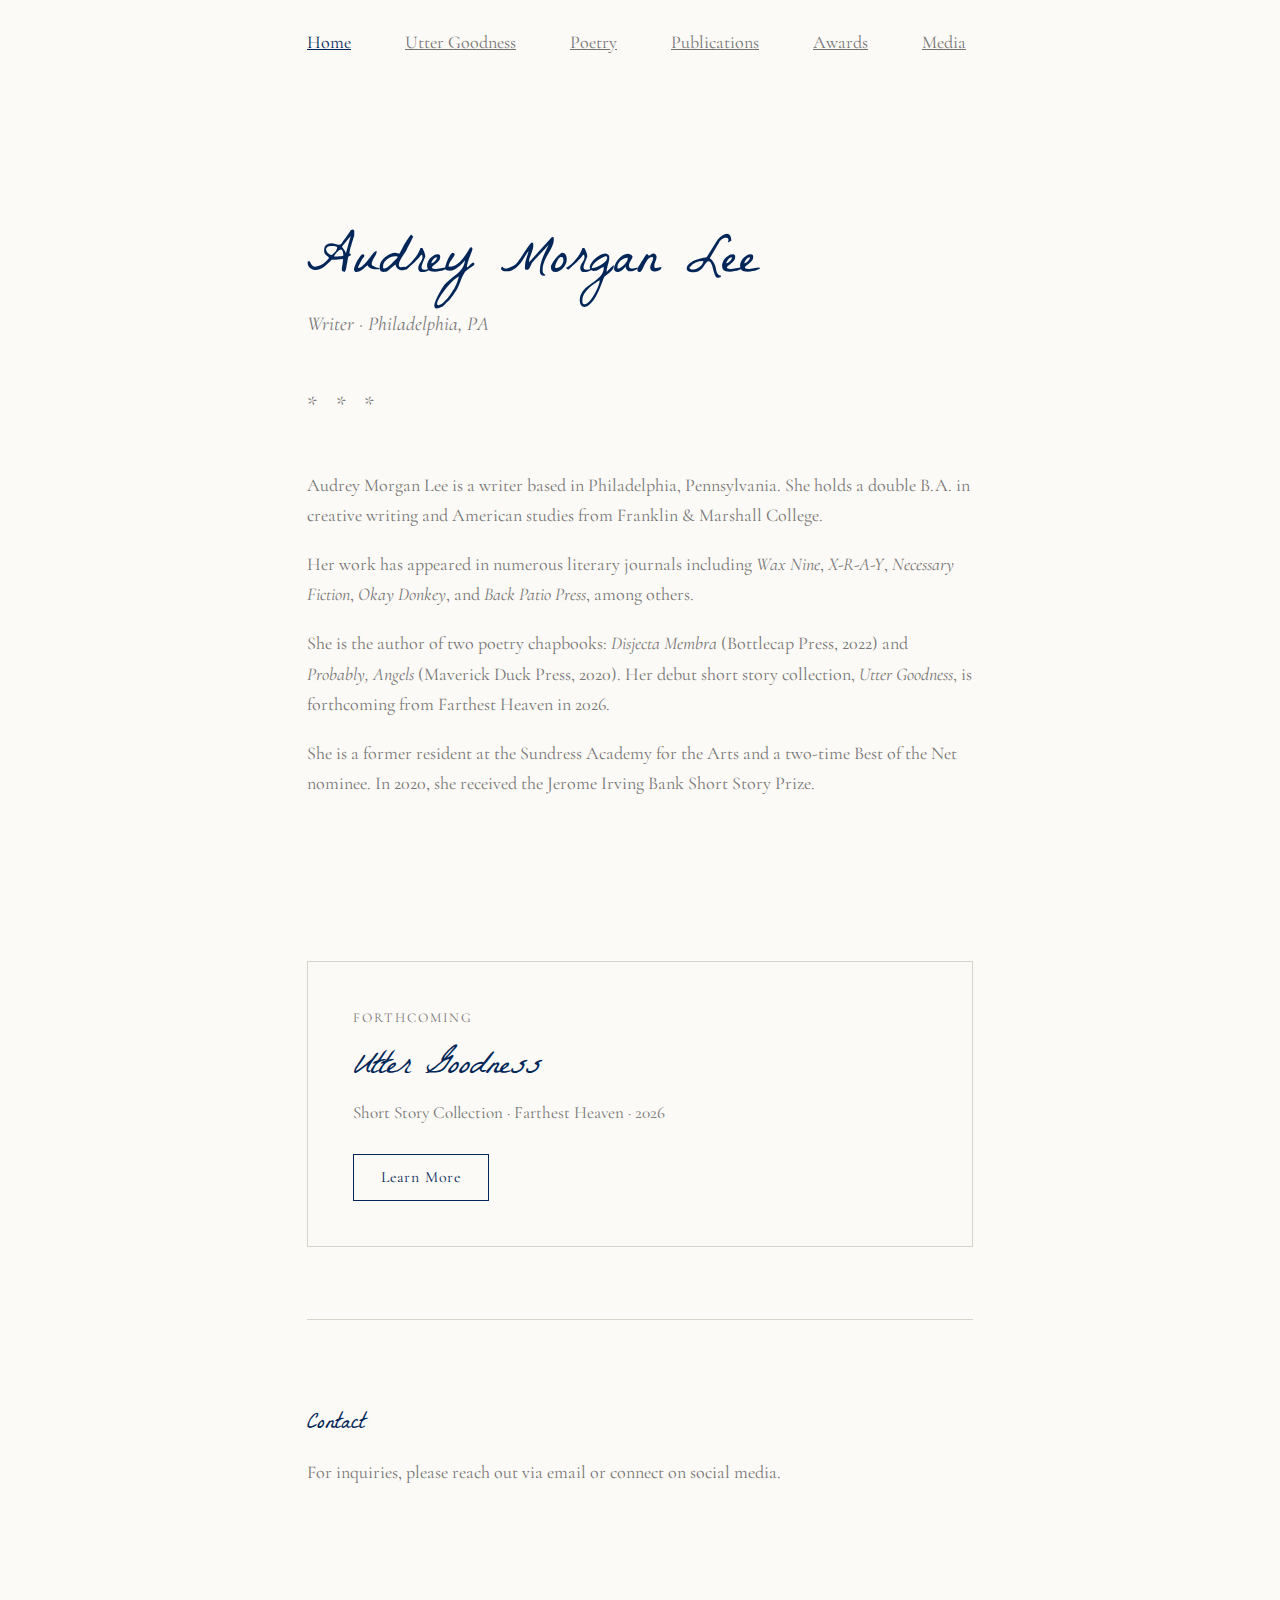
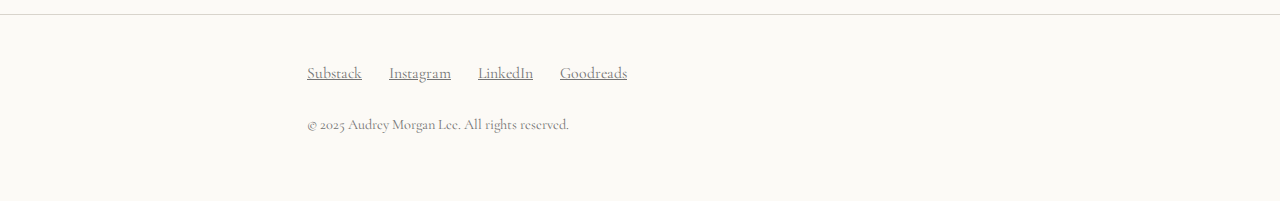
<file: index.html>
<!DOCTYPE html>
<html lang="en">
<head>
  <meta charset="UTF-8">
  <meta name="viewport" content="width=device-width, initial-scale=1.0">
  <meta name="description" content="Audrey Morgan Lee is a writer based in Philadelphia, Pennsylvania. Author of Utter Goodness (Farthest Heaven, 2026).">
  <meta name="author" content="Audrey Morgan Lee">

  <!-- Open Graph -->
  <meta property="og:title" content="Audrey Morgan Lee">
  <meta property="og:description" content="Writer based in Philadelphia, Pennsylvania">
  <meta property="og:type" content="website">
  <meta property="og:url" content="https://audreymorganlee.com/">

  <title>Audrey Morgan Lee</title>

  <!-- Fonts -->
  <link rel="preconnect" href="https://fonts.googleapis.com">
  <link rel="preconnect" href="https://fonts.gstatic.com" crossorigin>
  <link href="https://fonts.googleapis.com/css2?family=Cormorant+Garamond:ital,wght@0,400;0,500;0,600;1,400;1,500&family=La+Belle+Aurore&display=swap" rel="stylesheet">

  <link rel="stylesheet" href="styles.css">
</head>
<body>
  <header>
    <div class="container header-inner">
      <div class="site-title">
        <a href="index.html">Audrey Morgan Lee</a>
      </div>
      <nav>
        <ul>
          <li><a href="index.html" class="active">Home</a></li>
          <li><span class="nav-separator">/</span></li>
          <li><a href="utter-goodness.html">Utter Goodness</a></li>
          <li><span class="nav-separator">/</span></li>
          <li><a href="poetry.html">Poetry</a></li>
          <li><span class="nav-separator">/</span></li>
          <li><a href="publications.html">Publications</a></li>
          <li><span class="nav-separator">/</span></li>
          <li><a href="awards.html">Awards</a></li>
          <li><span class="nav-separator">/</span></li>
          <li><a href="media.html">Media</a></li>
        </ul>
      </nav>
    </div>
  </header>

  <main>
    <div class="container">
      <section class="hero">
        <h1>Audrey Morgan Lee</h1>
        <p class="hero-tagline">Writer &middot; Philadelphia, PA</p>

        <div class="ornament">* * *</div>

        <div class="bio">
          <p>Audrey Morgan Lee is a writer based in Philadelphia, Pennsylvania. She holds a double B.A. in creative writing and American studies from Franklin & Marshall College.</p>

          <p>Her work has appeared in numerous literary journals including <em>Wax Nine</em>, <em>X-R-A-Y</em>, <em>Necessary Fiction</em>, <em>Okay Donkey</em>, and <em>Back Patio Press</em>, among others.</p>

          <p>She is the author of two poetry chapbooks: <em>Disjecta Membra</em> (Bottlecap Press, 2022) and <em>Probably, Angels</em> (Maverick Duck Press, 2020). Her debut short story collection, <em>Utter Goodness</em>, is forthcoming from Farthest Heaven in 2026.</p>

          <p>She is a former resident at the Sundress Academy for the Arts and a two-time Best of the Net nominee. In 2020, she received the Jerome Irving Bank Short Story Prize.</p>
        </div>
      </section>

      <section class="featured">
        <p class="featured-label">Forthcoming</p>
        <h2>Utter Goodness</h2>
        <p class="featured-meta">Short Story Collection &middot; Farthest Heaven &middot; 2026</p>
        <div style="margin-top: var(--space-md);">
          <a href="utter-goodness.html" class="btn">Learn More</a>
        </div>
      </section>

      <section class="contact-section">
        <h2>Contact</h2>
        <p>For inquiries, please reach out via email or connect on social media.</p>
      </section>
    </div>
  </main>

  <footer>
    <div class="container footer-content">
      <div class="social-links">
        <a href="https://substack.com/@audreymorganlee" target="_blank" rel="noopener">Substack</a>
        <a href="https://instagram.com/eternallyonline" target="_blank" rel="noopener">Instagram</a>
        <a href="https://linkedin.com/in/audreymorganlee" target="_blank" rel="noopener">LinkedIn</a>
        <a href="https://goodreads.com/audreymorganlee" target="_blank" rel="noopener">Goodreads</a>
      </div>
      <p class="footer-divider">* * *</p>
      <p class="copyright">&copy; 2025 Audrey Morgan Lee. All rights reserved.</p>
    </div>
  </footer>
</body>
</html>
</file>
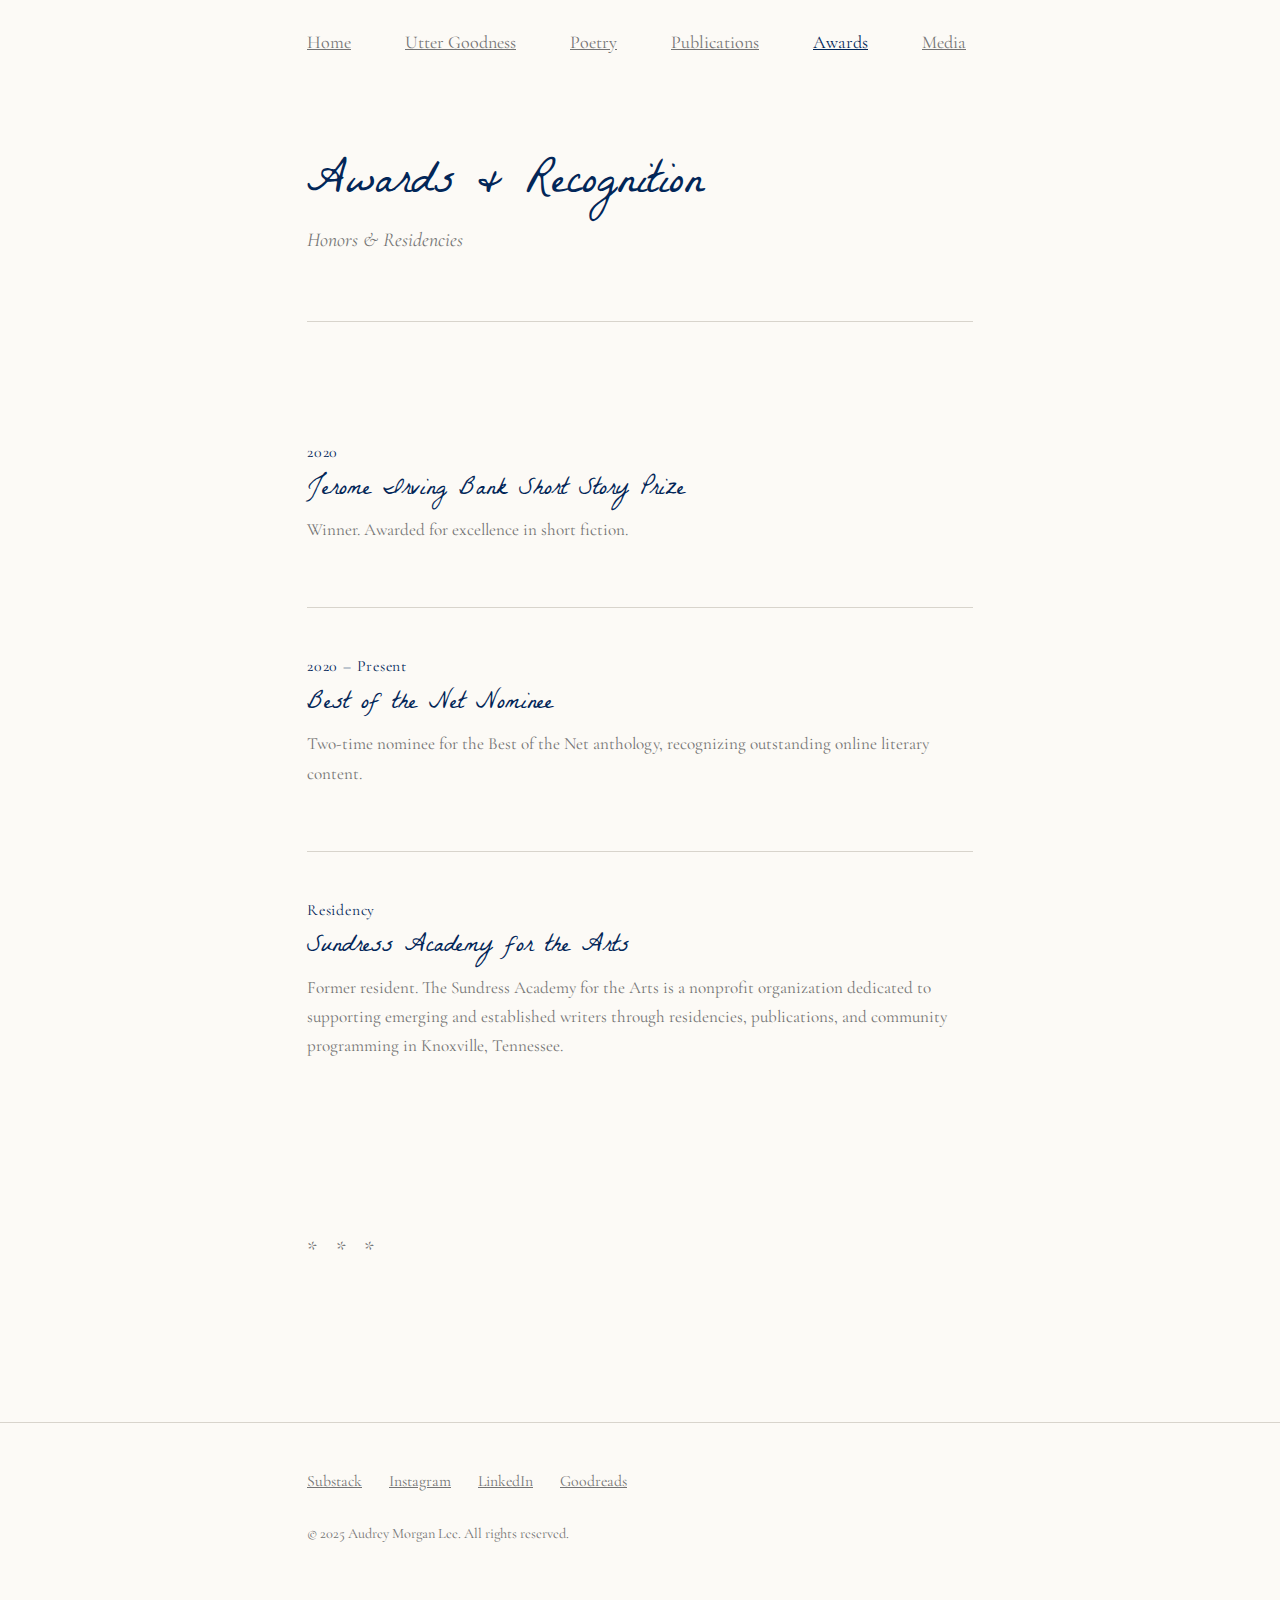
<file: awards.html>
<!DOCTYPE html>
<html lang="en">
<head>
  <meta charset="UTF-8">
  <meta name="viewport" content="width=device-width, initial-scale=1.0">
  <meta name="description" content="Awards and recognition received by Audrey Morgan Lee, including the Jerome Irving Bank Short Story Prize.">
  <meta name="author" content="Audrey Morgan Lee">

  <!-- Open Graph -->
  <meta property="og:title" content="Awards &ndash; Audrey Morgan Lee">
  <meta property="og:description" content="Literary awards and recognition">
  <meta property="og:type" content="website">
  <meta property="og:url" content="https://audreymorganlee.com/awards.html">

  <title>Awards &ndash; Audrey Morgan Lee</title>

  <!-- Fonts -->
  <link rel="preconnect" href="https://fonts.googleapis.com">
  <link rel="preconnect" href="https://fonts.gstatic.com" crossorigin>
  <link href="https://fonts.googleapis.com/css2?family=Cormorant+Garamond:ital,wght@0,400;0,500;0,600;1,400;1,500&family=La+Belle+Aurore&display=swap" rel="stylesheet">

  <link rel="stylesheet" href="styles.css">
</head>
<body>
  <header>
    <div class="container header-inner">
      <div class="site-title">
        <a href="index.html">Audrey Morgan Lee</a>
      </div>
      <nav>
        <ul>
          <li><a href="index.html">Home</a></li>
          <li><span class="nav-separator">/</span></li>
          <li><a href="utter-goodness.html">Utter Goodness</a></li>
          <li><span class="nav-separator">/</span></li>
          <li><a href="poetry.html">Poetry</a></li>
          <li><span class="nav-separator">/</span></li>
          <li><a href="publications.html">Publications</a></li>
          <li><span class="nav-separator">/</span></li>
          <li><a href="awards.html" class="active">Awards</a></li>
          <li><span class="nav-separator">/</span></li>
          <li><a href="media.html">Media</a></li>
        </ul>
      </nav>
    </div>
  </header>

  <main>
    <div class="container">
      <div class="page-header">
        <h1>Awards & Recognition</h1>
        <p class="page-subtitle">Honors & Residencies</p>
      </div>

      <ul class="awards-list">

        <li class="award-item">
          <p class="award-year">2020</p>
          <h3 class="award-title">Jerome Irving Bank Short Story Prize</h3>
          <p class="award-description">Winner. Awarded for excellence in short fiction.</p>
        </li>

        <li class="award-item">
          <p class="award-year">2020 &ndash; Present</p>
          <h3 class="award-title">Best of the Net Nominee</h3>
          <p class="award-description">Two-time nominee for the Best of the Net anthology, recognizing outstanding online literary content.</p>
        </li>

        <li class="award-item">
          <p class="award-year">Residency</p>
          <h3 class="award-title">Sundress Academy for the Arts</h3>
          <p class="award-description">Former resident. The Sundress Academy for the Arts is a nonprofit organization dedicated to supporting emerging and established writers through residencies, publications, and community programming in Knoxville, Tennessee.</p>
        </li>

      </ul>

      <div class="ornament" style="margin-top: var(--space-xxl);">* * *</div>

    </div>
  </main>

  <footer>
    <div class="container footer-content">
      <div class="social-links">
        <a href="https://substack.com/@audreymorganlee" target="_blank" rel="noopener">Substack</a>
        <a href="https://instagram.com/eternallyonline" target="_blank" rel="noopener">Instagram</a>
        <a href="https://linkedin.com/in/audreymorganlee" target="_blank" rel="noopener">LinkedIn</a>
        <a href="https://goodreads.com/audreymorganlee" target="_blank" rel="noopener">Goodreads</a>
      </div>
      <p class="footer-divider">* * *</p>
      <p class="copyright">&copy; 2025 Audrey Morgan Lee. All rights reserved.</p>
    </div>
  </footer>
</body>
</html>
</file>
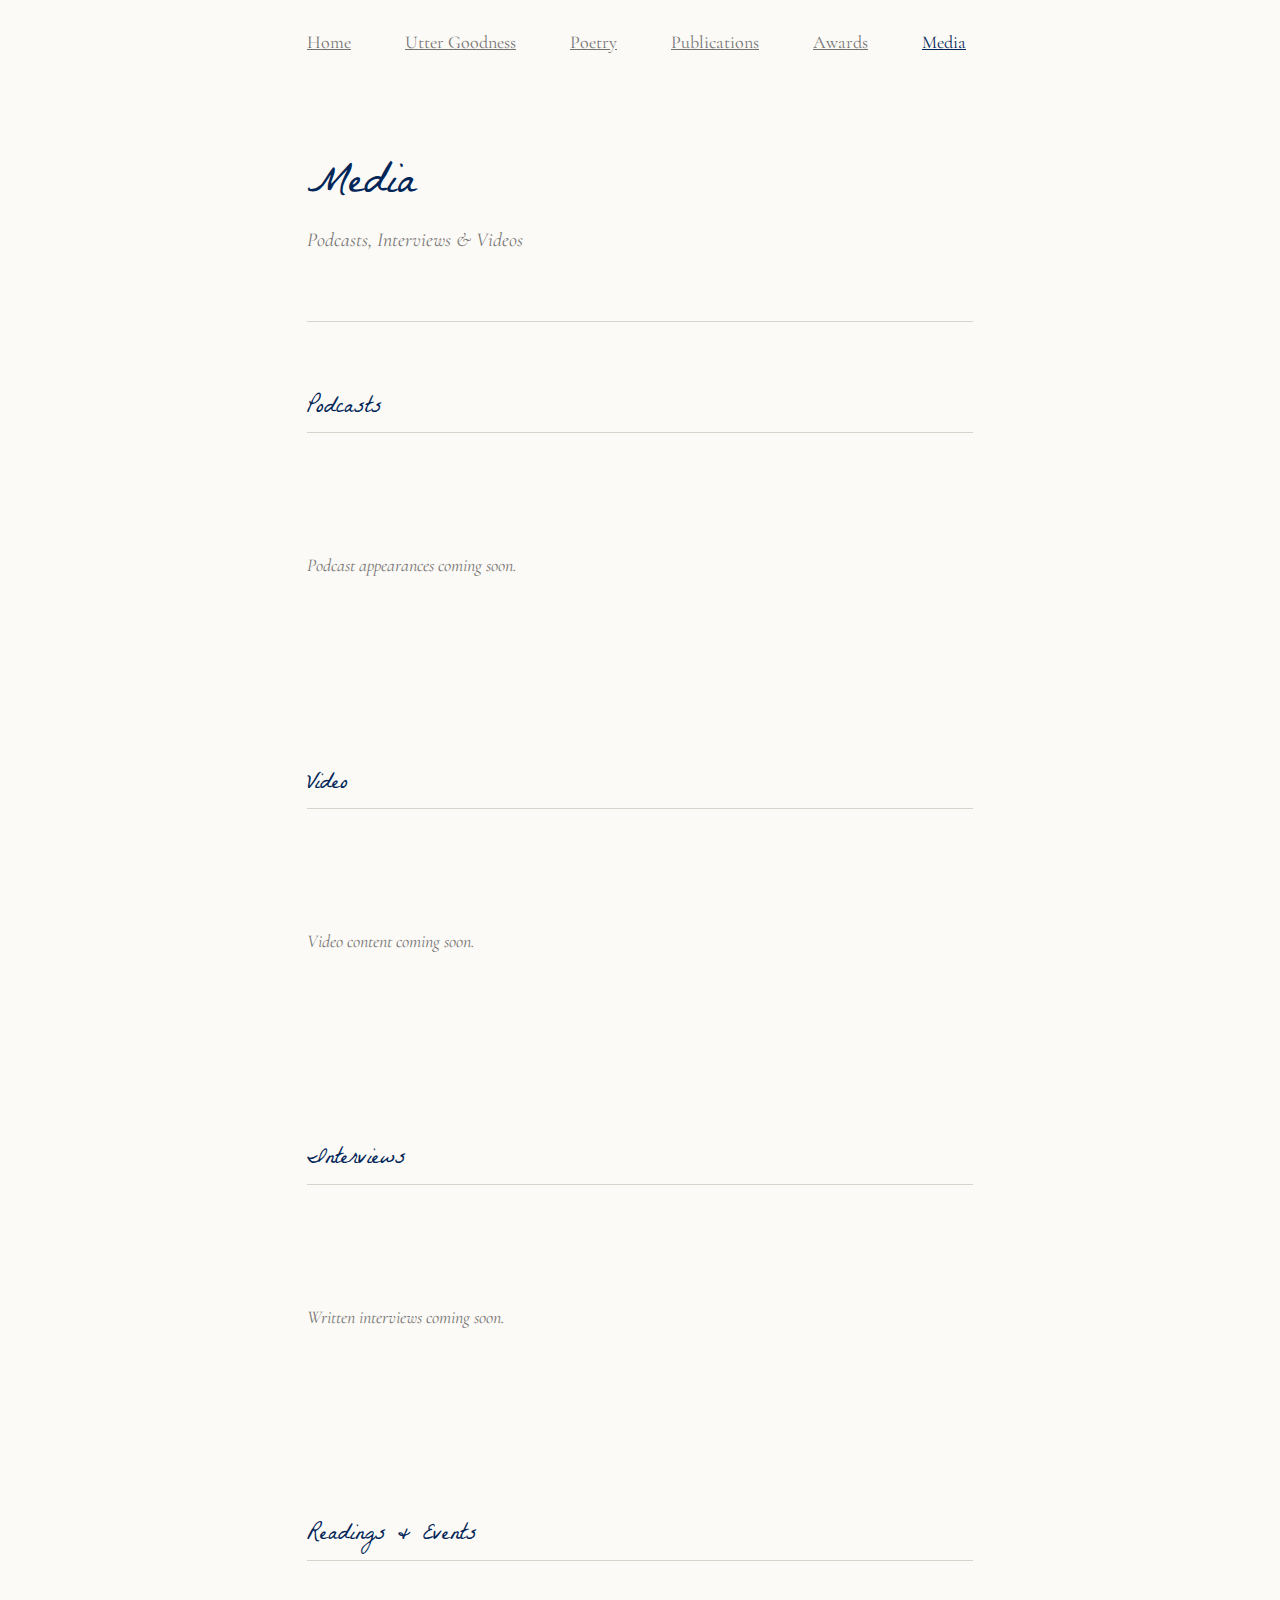
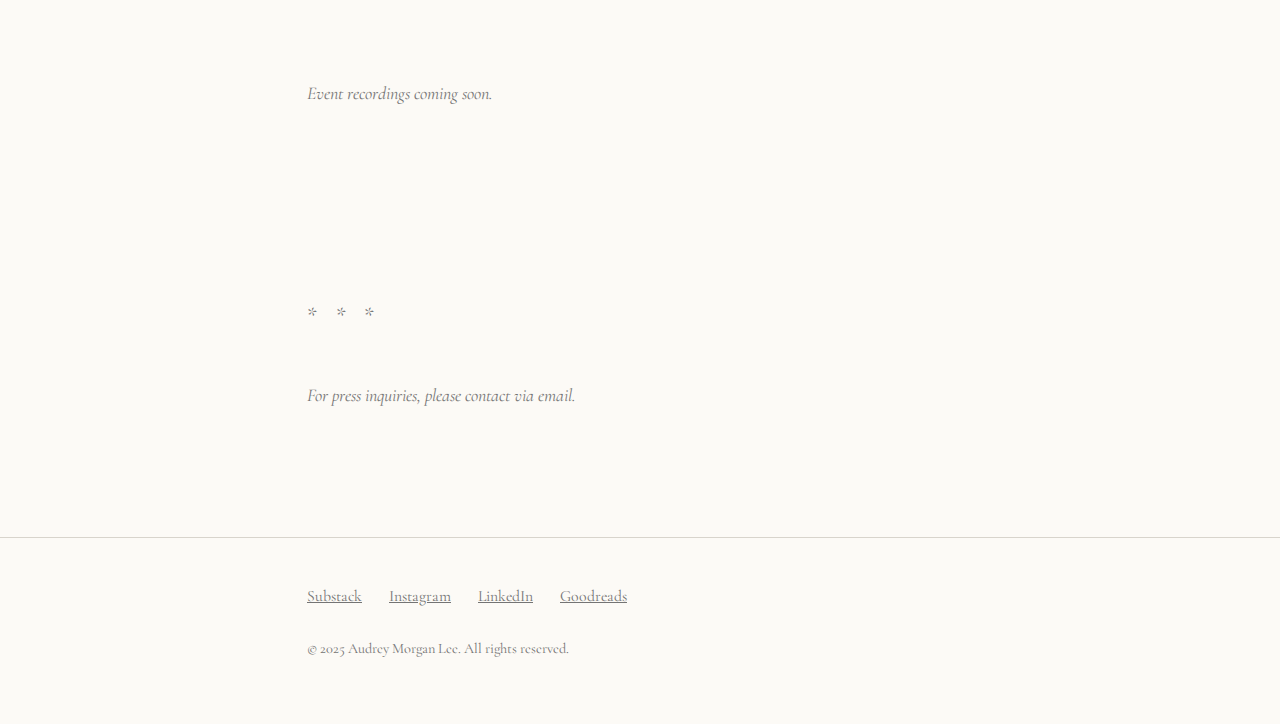
<file: media.html>
<!DOCTYPE html>
<html lang="en">
<head>
  <meta charset="UTF-8">
  <meta name="viewport" content="width=device-width, initial-scale=1.0">
  <meta name="description" content="Podcast appearances, video interviews, and media features with Audrey Morgan Lee.">
  <meta name="author" content="Audrey Morgan Lee">

  <!-- Open Graph -->
  <meta property="og:title" content="Media &ndash; Audrey Morgan Lee">
  <meta property="og:description" content="Podcasts, interviews, and media appearances">
  <meta property="og:type" content="website">
  <meta property="og:url" content="https://audreymorganlee.com/media.html">

  <title>Media &ndash; Audrey Morgan Lee</title>

  <!-- Fonts -->
  <link rel="preconnect" href="https://fonts.googleapis.com">
  <link rel="preconnect" href="https://fonts.gstatic.com" crossorigin>
  <link href="https://fonts.googleapis.com/css2?family=Cormorant+Garamond:ital,wght@0,400;0,500;0,600;1,400;1,500&family=La+Belle+Aurore&display=swap" rel="stylesheet">

  <link rel="stylesheet" href="styles.css">
</head>
<body>
  <header>
    <div class="container header-inner">
      <div class="site-title">
        <a href="index.html">Audrey Morgan Lee</a>
      </div>
      <nav>
        <ul>
          <li><a href="index.html">Home</a></li>
          <li><span class="nav-separator">/</span></li>
          <li><a href="utter-goodness.html">Utter Goodness</a></li>
          <li><span class="nav-separator">/</span></li>
          <li><a href="poetry.html">Poetry</a></li>
          <li><span class="nav-separator">/</span></li>
          <li><a href="publications.html">Publications</a></li>
          <li><span class="nav-separator">/</span></li>
          <li><a href="awards.html">Awards</a></li>
          <li><span class="nav-separator">/</span></li>
          <li><a href="media.html" class="active">Media</a></li>
        </ul>
      </nav>
    </div>
  </header>

  <main>
    <div class="container">
      <div class="page-header">
        <h1>Media</h1>
        <p class="page-subtitle">Podcasts, Interviews & Videos</p>
      </div>

      <section class="media-section">
        <h2>Podcasts</h2>
        <ul class="media-list">
          <li class="media-item">
            <p class="empty-state">Podcast appearances coming soon.</p>
          </li>
        </ul>
      </section>

      <section class="media-section">
        <h2>Video</h2>
        <ul class="media-list">
          <li class="media-item">
            <p class="empty-state">Video content coming soon.</p>
          </li>
        </ul>
      </section>

      <section class="media-section">
        <h2>Interviews</h2>
        <ul class="media-list">
          <li class="media-item">
            <p class="empty-state">Written interviews coming soon.</p>
          </li>
        </ul>
      </section>

      <section class="media-section">
        <h2>Readings & Events</h2>
        <ul class="media-list">
          <li class="media-item">
            <p class="empty-state">Event recordings coming soon.</p>
          </li>
        </ul>
      </section>

      <div class="ornament" style="margin-top: var(--space-xl);">* * *</div>

      <p style="color: var(--color-body); font-style: italic; margin-top: var(--space-lg);">
        For press inquiries, please <a href="mailto:contact@audreymorganlee.com">contact via email</a>.
      </p>

    </div>
  </main>

  <footer>
    <div class="container footer-content">
      <div class="social-links">
        <a href="https://substack.com/@audreymorganlee" target="_blank" rel="noopener">Substack</a>
        <a href="https://instagram.com/eternallyonline" target="_blank" rel="noopener">Instagram</a>
        <a href="https://linkedin.com/in/audreymorganlee" target="_blank" rel="noopener">LinkedIn</a>
        <a href="https://goodreads.com/audreymorganlee" target="_blank" rel="noopener">Goodreads</a>
      </div>
      <p class="footer-divider">* * *</p>
      <p class="copyright">&copy; 2025 Audrey Morgan Lee. All rights reserved.</p>
    </div>
  </footer>
</body>
</html>
</file>
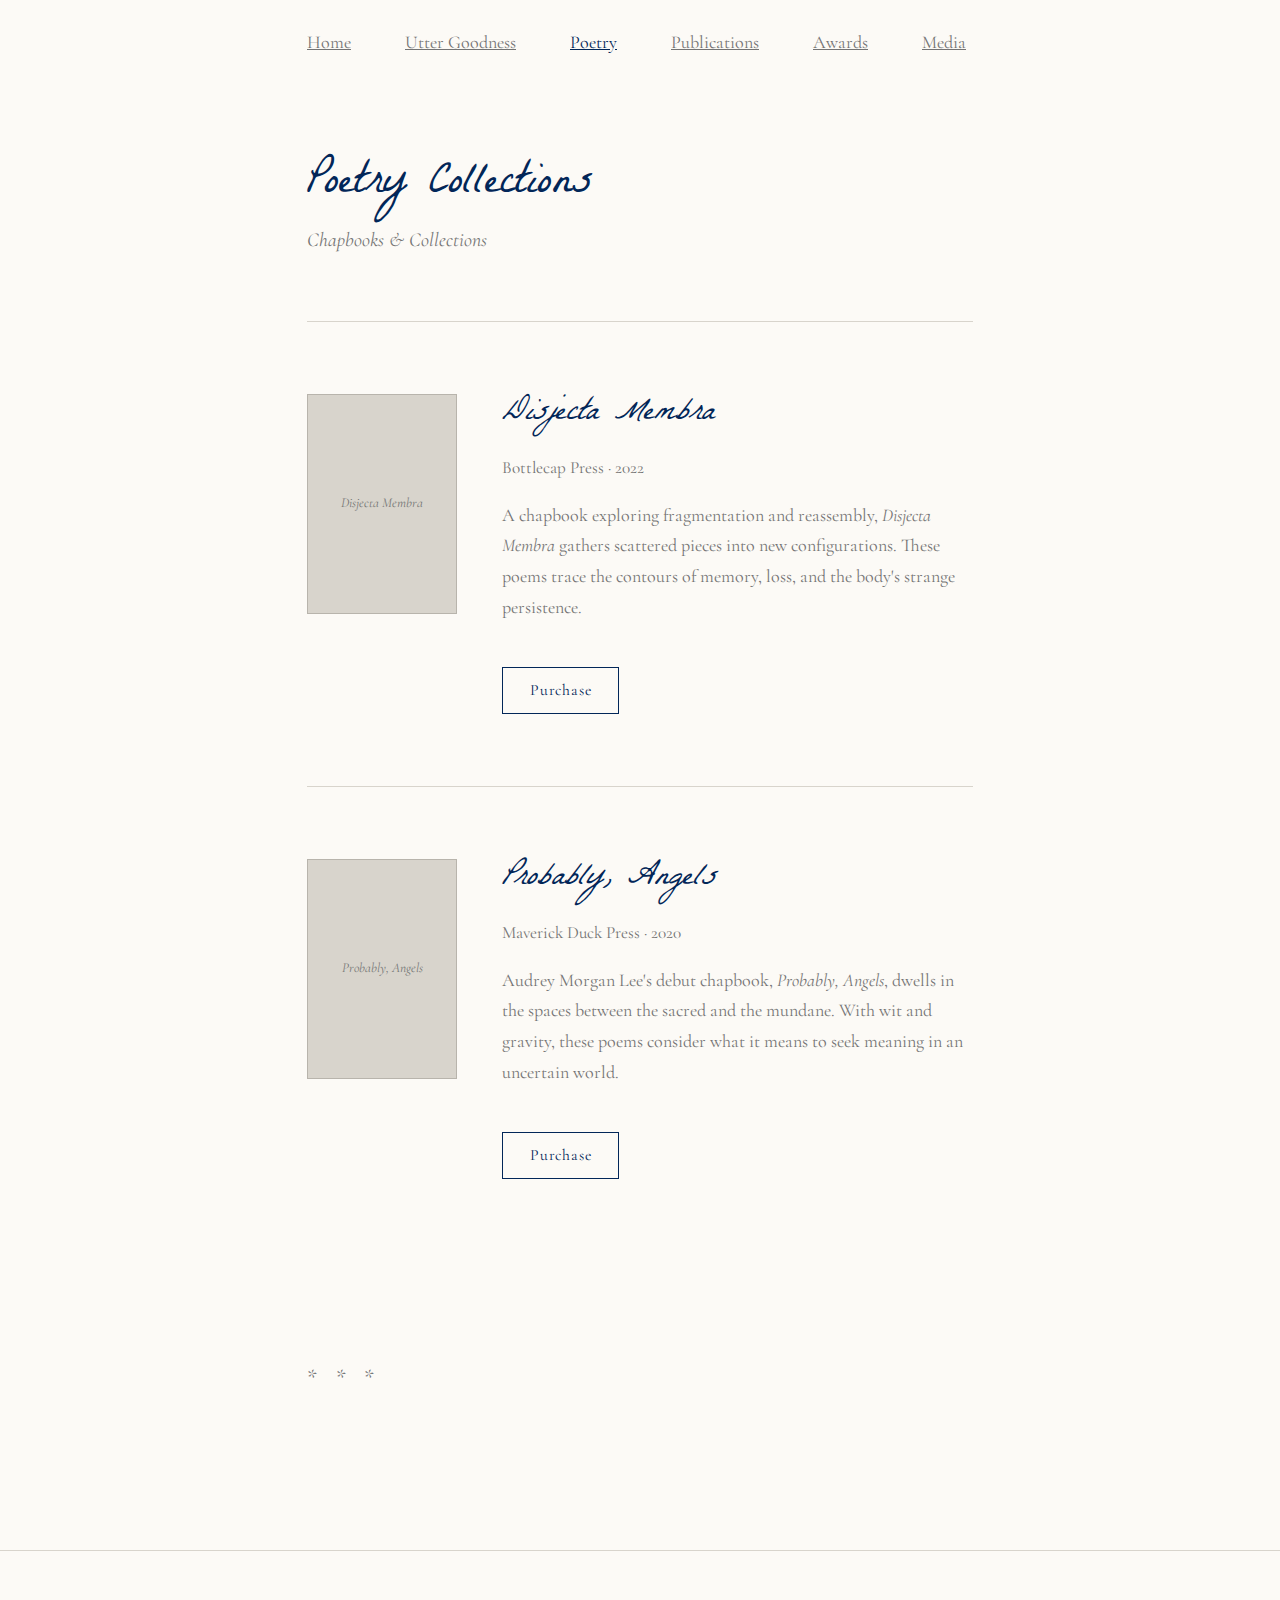
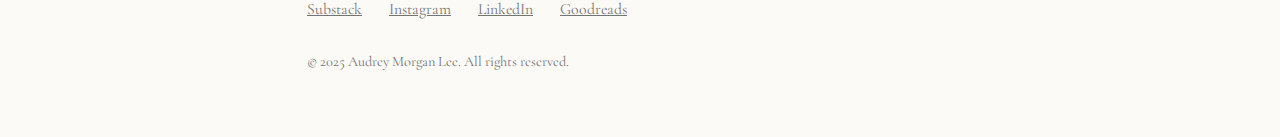
<file: poetry.html>
<!DOCTYPE html>
<html lang="en">
<head>
  <meta charset="UTF-8">
  <meta name="viewport" content="width=device-width, initial-scale=1.0">
  <meta name="description" content="Poetry collections by Audrey Morgan Lee, including Disjecta Membra and Probably, Angels.">
  <meta name="author" content="Audrey Morgan Lee">

  <!-- Open Graph -->
  <meta property="og:title" content="Poetry Collections &ndash; Audrey Morgan Lee">
  <meta property="og:description" content="Poetry chapbooks by Audrey Morgan Lee">
  <meta property="og:type" content="website">
  <meta property="og:url" content="https://audreymorganlee.com/poetry.html">

  <title>Poetry Collections &ndash; Audrey Morgan Lee</title>

  <!-- Fonts -->
  <link rel="preconnect" href="https://fonts.googleapis.com">
  <link rel="preconnect" href="https://fonts.gstatic.com" crossorigin>
  <link href="https://fonts.googleapis.com/css2?family=Cormorant+Garamond:ital,wght@0,400;0,500;0,600;1,400;1,500&family=La+Belle+Aurore&display=swap" rel="stylesheet">

  <link rel="stylesheet" href="styles.css">
</head>
<body>
  <header>
    <div class="container header-inner">
      <div class="site-title">
        <a href="index.html">Audrey Morgan Lee</a>
      </div>
      <nav>
        <ul>
          <li><a href="index.html">Home</a></li>
          <li><span class="nav-separator">/</span></li>
          <li><a href="utter-goodness.html">Utter Goodness</a></li>
          <li><span class="nav-separator">/</span></li>
          <li><a href="poetry.html" class="active">Poetry</a></li>
          <li><span class="nav-separator">/</span></li>
          <li><a href="publications.html">Publications</a></li>
          <li><span class="nav-separator">/</span></li>
          <li><a href="awards.html">Awards</a></li>
          <li><span class="nav-separator">/</span></li>
          <li><a href="media.html">Media</a></li>
        </ul>
      </nav>
    </div>
  </header>

  <main>
    <div class="container">
      <div class="page-header">
        <h1>Poetry Collections</h1>
        <p class="page-subtitle">Chapbooks & Collections</p>
      </div>

      <div class="collections-grid">

        <article class="collection-item">
          <div class="collection-cover">
            Disjecta Membra
          </div>
          <div class="collection-info">
            <h2>Disjecta Membra</h2>
            <p class="collection-meta">Bottlecap Press &middot; 2022</p>
            <p>A chapbook exploring fragmentation and reassembly, <em>Disjecta Membra</em> gathers scattered pieces into new configurations. These poems trace the contours of memory, loss, and the body's strange persistence.</p>
            <div class="buy-links">
              <a href="#" class="btn">Purchase</a>
            </div>
          </div>
        </article>

        <article class="collection-item">
          <div class="collection-cover">
            Probably, Angels
          </div>
          <div class="collection-info">
            <h2>Probably, Angels</h2>
            <p class="collection-meta">Maverick Duck Press &middot; 2020</p>
            <p>Audrey Morgan Lee's debut chapbook, <em>Probably, Angels</em>, dwells in the spaces between the sacred and the mundane. With wit and gravity, these poems consider what it means to seek meaning in an uncertain world.</p>
            <div class="buy-links">
              <a href="#" class="btn">Purchase</a>
            </div>
          </div>
        </article>

      </div>

      <div class="ornament" style="margin-top: var(--space-xxl);">* * *</div>

    </div>
  </main>

  <footer>
    <div class="container footer-content">
      <div class="social-links">
        <a href="https://substack.com/@audreymorganlee" target="_blank" rel="noopener">Substack</a>
        <a href="https://instagram.com/eternallyonline" target="_blank" rel="noopener">Instagram</a>
        <a href="https://linkedin.com/in/audreymorganlee" target="_blank" rel="noopener">LinkedIn</a>
        <a href="https://goodreads.com/audreymorganlee" target="_blank" rel="noopener">Goodreads</a>
      </div>
      <p class="footer-divider">* * *</p>
      <p class="copyright">&copy; 2025 Audrey Morgan Lee. All rights reserved.</p>
    </div>
  </footer>
</body>
</html>
</file>
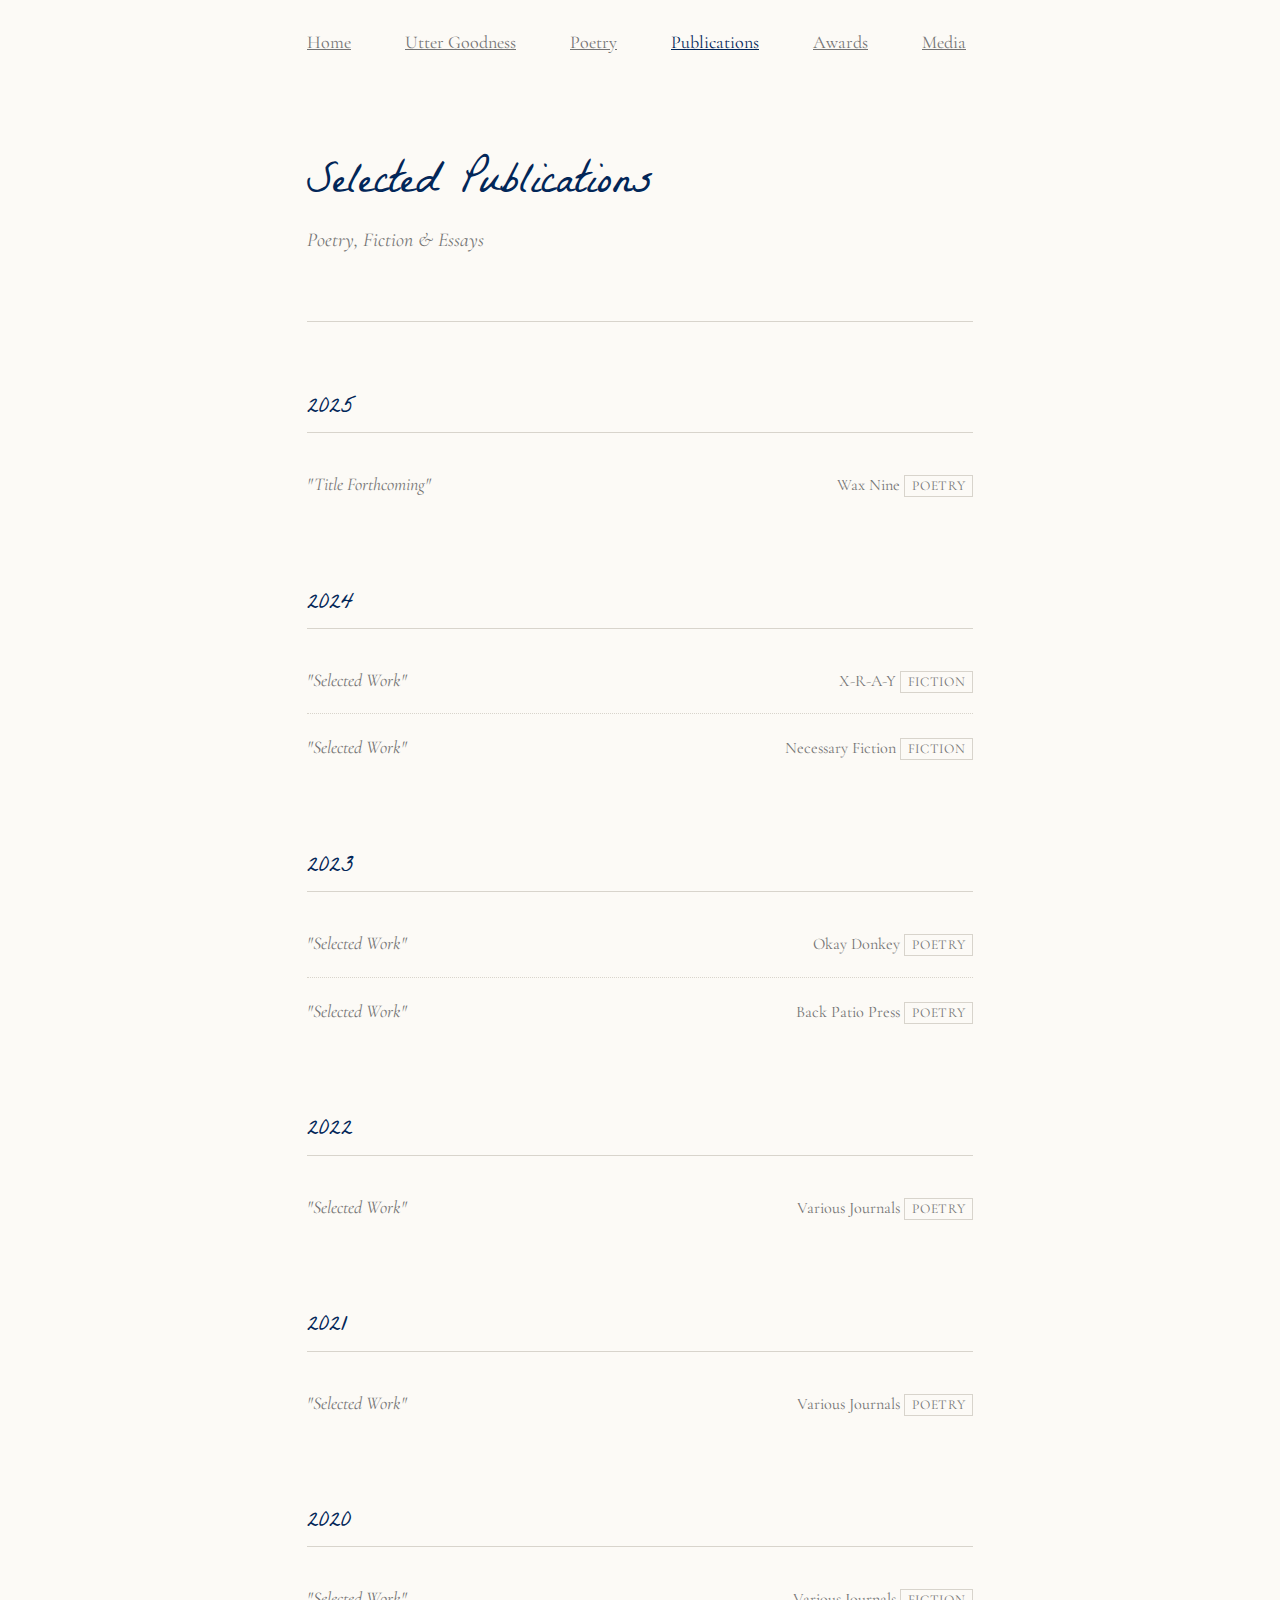
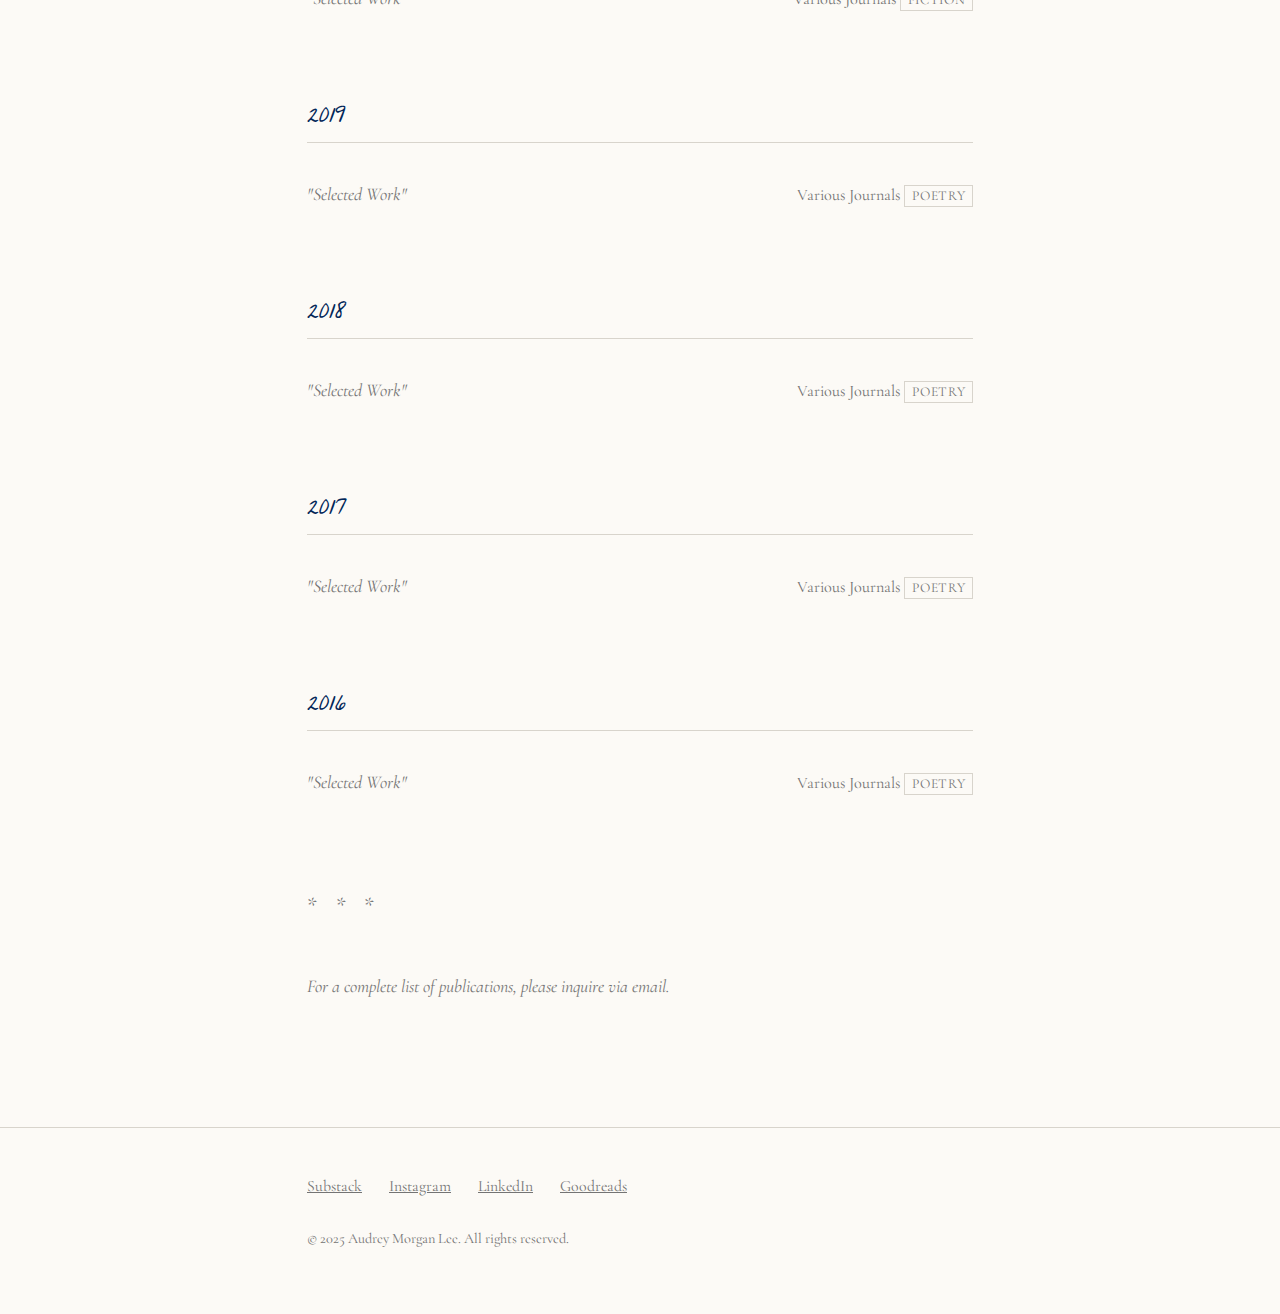
<file: publications.html>
<!DOCTYPE html>
<html lang="en">
<head>
  <meta charset="UTF-8">
  <meta name="viewport" content="width=device-width, initial-scale=1.0">
  <meta name="description" content="Selected publications by Audrey Morgan Lee in literary journals and magazines from 2016 to present.">
  <meta name="author" content="Audrey Morgan Lee">

  <!-- Open Graph -->
  <meta property="og:title" content="Selected Publications &ndash; Audrey Morgan Lee">
  <meta property="og:description" content="Poetry and fiction in literary journals">
  <meta property="og:type" content="website">
  <meta property="og:url" content="https://audreymorganlee.com/publications.html">

  <title>Selected Publications &ndash; Audrey Morgan Lee</title>

  <!-- Fonts -->
  <link rel="preconnect" href="https://fonts.googleapis.com">
  <link rel="preconnect" href="https://fonts.gstatic.com" crossorigin>
  <link href="https://fonts.googleapis.com/css2?family=Cormorant+Garamond:ital,wght@0,400;0,500;0,600;1,400;1,500&family=La+Belle+Aurore&display=swap" rel="stylesheet">

  <link rel="stylesheet" href="styles.css">
</head>
<body>
  <header>
    <div class="container header-inner">
      <div class="site-title">
        <a href="index.html">Audrey Morgan Lee</a>
      </div>
      <nav>
        <ul>
          <li><a href="index.html">Home</a></li>
          <li><span class="nav-separator">/</span></li>
          <li><a href="utter-goodness.html">Utter Goodness</a></li>
          <li><span class="nav-separator">/</span></li>
          <li><a href="poetry.html">Poetry</a></li>
          <li><span class="nav-separator">/</span></li>
          <li><a href="publications.html" class="active">Publications</a></li>
          <li><span class="nav-separator">/</span></li>
          <li><a href="awards.html">Awards</a></li>
          <li><span class="nav-separator">/</span></li>
          <li><a href="media.html">Media</a></li>
        </ul>
      </nav>
    </div>
  </header>

  <main>
    <div class="container">
      <div class="page-header">
        <h1>Selected Publications</h1>
        <p class="page-subtitle">Poetry, Fiction & Essays</p>
      </div>

      <section class="publications-year">
        <h2>2025</h2>
        <ul class="publications-list">
          <li>
            <span><span class="pub-title">"Title Forthcoming"</span></span>
            <span class="pub-venue">Wax Nine <span class="pub-type">Poetry</span></span>
          </li>
        </ul>
      </section>

      <section class="publications-year">
        <h2>2024</h2>
        <ul class="publications-list">
          <li>
            <span><span class="pub-title">"Selected Work"</span></span>
            <span class="pub-venue">X-R-A-Y <span class="pub-type">Fiction</span></span>
          </li>
          <li>
            <span><span class="pub-title">"Selected Work"</span></span>
            <span class="pub-venue">Necessary Fiction <span class="pub-type">Fiction</span></span>
          </li>
        </ul>
      </section>

      <section class="publications-year">
        <h2>2023</h2>
        <ul class="publications-list">
          <li>
            <span><span class="pub-title">"Selected Work"</span></span>
            <span class="pub-venue">Okay Donkey <span class="pub-type">Poetry</span></span>
          </li>
          <li>
            <span><span class="pub-title">"Selected Work"</span></span>
            <span class="pub-venue">Back Patio Press <span class="pub-type">Poetry</span></span>
          </li>
        </ul>
      </section>

      <section class="publications-year">
        <h2>2022</h2>
        <ul class="publications-list">
          <li>
            <span><span class="pub-title">"Selected Work"</span></span>
            <span class="pub-venue">Various Journals <span class="pub-type">Poetry</span></span>
          </li>
        </ul>
      </section>

      <section class="publications-year">
        <h2>2021</h2>
        <ul class="publications-list">
          <li>
            <span><span class="pub-title">"Selected Work"</span></span>
            <span class="pub-venue">Various Journals <span class="pub-type">Poetry</span></span>
          </li>
        </ul>
      </section>

      <section class="publications-year">
        <h2>2020</h2>
        <ul class="publications-list">
          <li>
            <span><span class="pub-title">"Selected Work"</span></span>
            <span class="pub-venue">Various Journals <span class="pub-type">Fiction</span></span>
          </li>
        </ul>
      </section>

      <section class="publications-year">
        <h2>2019</h2>
        <ul class="publications-list">
          <li>
            <span><span class="pub-title">"Selected Work"</span></span>
            <span class="pub-venue">Various Journals <span class="pub-type">Poetry</span></span>
          </li>
        </ul>
      </section>

      <section class="publications-year">
        <h2>2018</h2>
        <ul class="publications-list">
          <li>
            <span><span class="pub-title">"Selected Work"</span></span>
            <span class="pub-venue">Various Journals <span class="pub-type">Poetry</span></span>
          </li>
        </ul>
      </section>

      <section class="publications-year">
        <h2>2017</h2>
        <ul class="publications-list">
          <li>
            <span><span class="pub-title">"Selected Work"</span></span>
            <span class="pub-venue">Various Journals <span class="pub-type">Poetry</span></span>
          </li>
        </ul>
      </section>

      <section class="publications-year">
        <h2>2016</h2>
        <ul class="publications-list">
          <li>
            <span><span class="pub-title">"Selected Work"</span></span>
            <span class="pub-venue">Various Journals <span class="pub-type">Poetry</span></span>
          </li>
        </ul>
      </section>

      <div class="ornament" style="margin-top: var(--space-xl);">* * *</div>

      <p style="color: var(--color-body); font-style: italic; margin-top: var(--space-lg);">
        For a complete list of publications, please <a href="mailto:contact@audreymorganlee.com">inquire via email</a>.
      </p>

    </div>
  </main>

  <footer>
    <div class="container footer-content">
      <div class="social-links">
        <a href="https://substack.com/@audreymorganlee" target="_blank" rel="noopener">Substack</a>
        <a href="https://instagram.com/eternallyonline" target="_blank" rel="noopener">Instagram</a>
        <a href="https://linkedin.com/in/audreymorganlee" target="_blank" rel="noopener">LinkedIn</a>
        <a href="https://goodreads.com/audreymorganlee" target="_blank" rel="noopener">Goodreads</a>
      </div>
      <p class="footer-divider">* * *</p>
      <p class="copyright">&copy; 2025 Audrey Morgan Lee. All rights reserved.</p>
    </div>
  </footer>
</body>
</html>
</file>
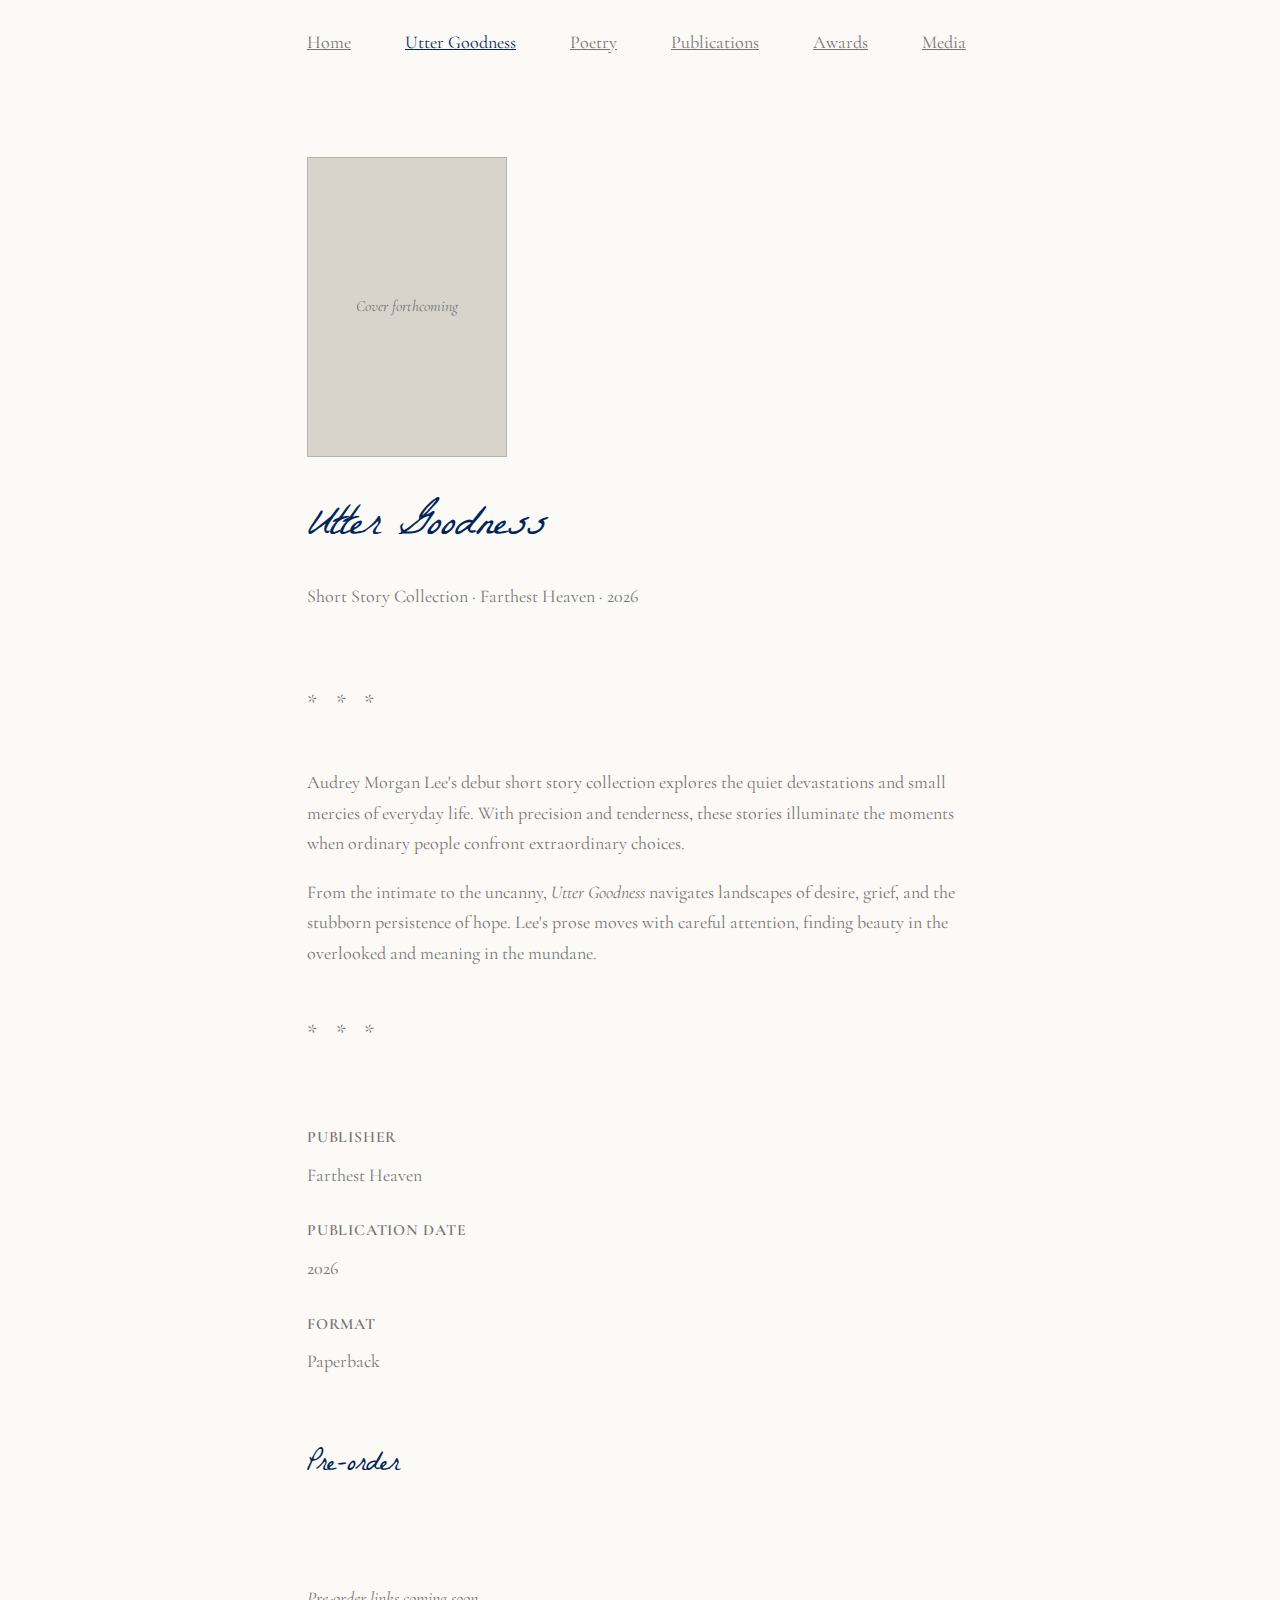
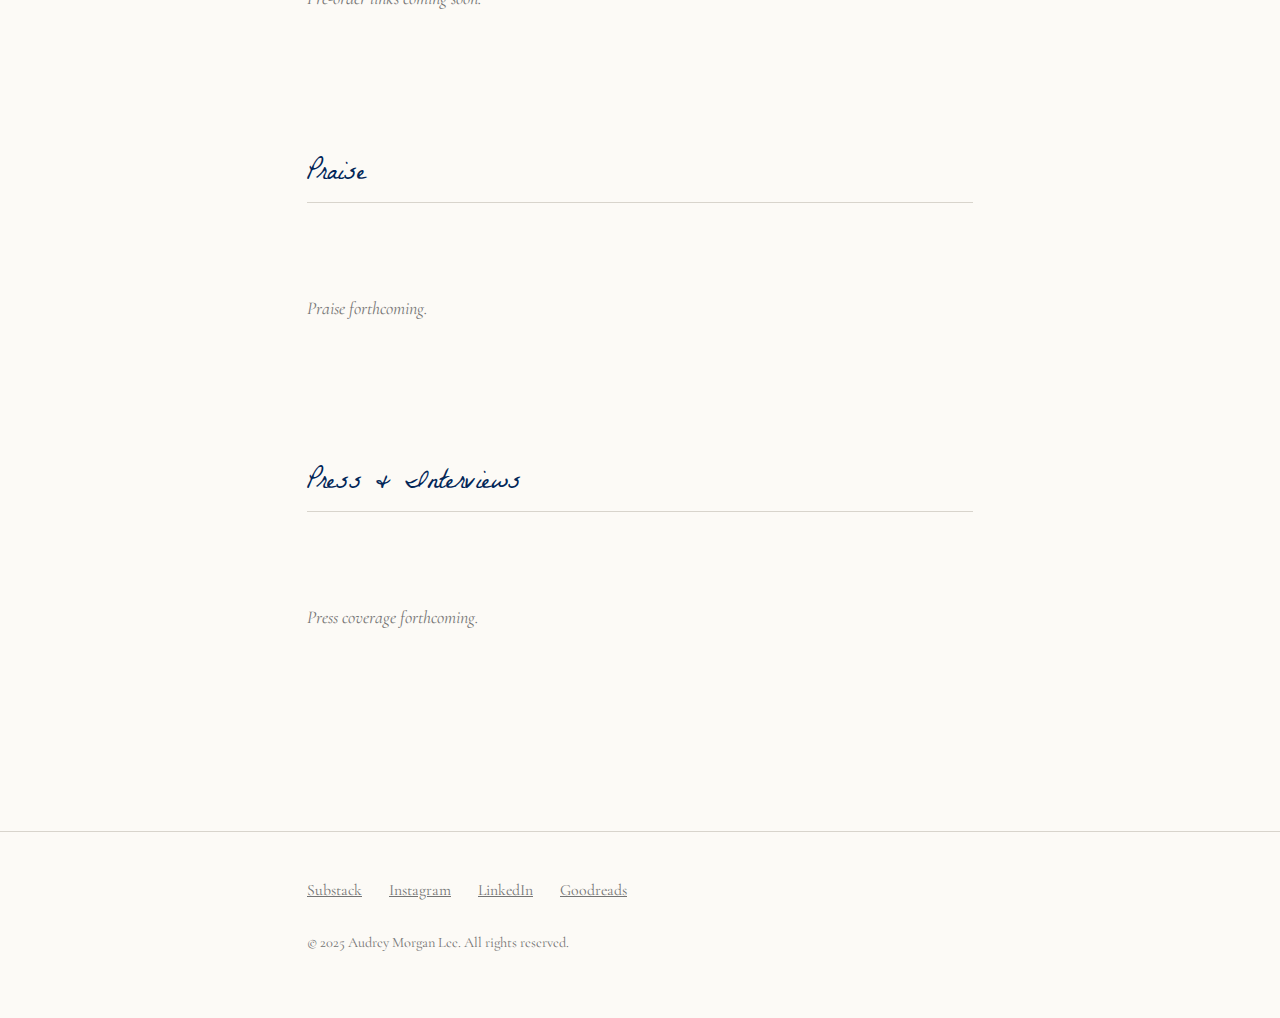
<file: utter-goodness.html>
<!DOCTYPE html>
<html lang="en">
<head>
  <meta charset="UTF-8">
  <meta name="viewport" content="width=device-width, initial-scale=1.0">
  <meta name="description" content="Utter Goodness - A short story collection by Audrey Morgan Lee, forthcoming from Farthest Heaven in 2026.">
  <meta name="author" content="Audrey Morgan Lee">

  <!-- Open Graph -->
  <meta property="og:title" content="Utter Goodness by Audrey Morgan Lee">
  <meta property="og:description" content="A short story collection forthcoming from Farthest Heaven in 2026">
  <meta property="og:type" content="book">
  <meta property="og:url" content="https://audreymorganlee.com/utter-goodness.html">

  <title>Utter Goodness &ndash; Audrey Morgan Lee</title>

  <!-- Fonts -->
  <link rel="preconnect" href="https://fonts.googleapis.com">
  <link rel="preconnect" href="https://fonts.gstatic.com" crossorigin>
  <link href="https://fonts.googleapis.com/css2?family=Cormorant+Garamond:ital,wght@0,400;0,500;0,600;1,400;1,500&family=La+Belle+Aurore&display=swap" rel="stylesheet">

  <link rel="stylesheet" href="styles.css">
</head>
<body>
  <header>
    <div class="container header-inner">
      <div class="site-title">
        <a href="index.html">Audrey Morgan Lee</a>
      </div>
      <nav>
        <ul>
          <li><a href="index.html">Home</a></li>
          <li><span class="nav-separator">/</span></li>
          <li><a href="utter-goodness.html" class="active">Utter Goodness</a></li>
          <li><span class="nav-separator">/</span></li>
          <li><a href="poetry.html">Poetry</a></li>
          <li><span class="nav-separator">/</span></li>
          <li><a href="publications.html">Publications</a></li>
          <li><span class="nav-separator">/</span></li>
          <li><a href="awards.html">Awards</a></li>
          <li><span class="nav-separator">/</span></li>
          <li><a href="media.html">Media</a></li>
        </ul>
      </nav>
    </div>
  </header>

  <main>
    <div class="container">
      <section class="book-header">
        <div class="book-cover">
          Cover forthcoming
        </div>
        <h1 class="book-title">Utter Goodness</h1>
        <p class="book-meta">Short Story Collection &middot; Farthest Heaven &middot; 2026</p>
      </section>

      <div class="ornament">* * *</div>

      <section class="book-description">
        <p>Audrey Morgan Lee's debut short story collection explores the quiet devastations and small mercies of everyday life. With precision and tenderness, these stories illuminate the moments when ordinary people confront extraordinary choices.</p>

        <p>From the intimate to the uncanny, <em>Utter Goodness</em> navigates landscapes of desire, grief, and the stubborn persistence of hope. Lee's prose moves with careful attention, finding beauty in the overlooked and meaning in the mundane.</p>
      </section>

      <div class="ornament">* * *</div>

      <section class="book-details">
        <dl>
          <dt>Publisher</dt>
          <dd>Farthest Heaven</dd>

          <dt>Publication Date</dt>
          <dd>2026</dd>

          <dt>Format</dt>
          <dd>Paperback</dd>
        </dl>
      </section>

      <section style="margin-top: var(--space-xl);">
        <h2 style="font-size: 1.5rem; margin-bottom: var(--space-md);">Pre-order</h2>
        <p class="empty-state">Pre-order links coming soon.</p>
      </section>

      <section style="margin-top: var(--space-xl);">
        <h2 style="font-size: 1.5rem; border-bottom: 1px solid var(--color-border); padding-bottom: var(--space-xs);">Praise</h2>
        <p class="empty-state">Praise forthcoming.</p>
      </section>

      <section style="margin-top: var(--space-xl);">
        <h2 style="font-size: 1.5rem; border-bottom: 1px solid var(--color-border); padding-bottom: var(--space-xs);">Press & Interviews</h2>
        <p class="empty-state">Press coverage forthcoming.</p>
      </section>
    </div>
  </main>

  <footer>
    <div class="container footer-content">
      <div class="social-links">
        <a href="https://substack.com/@audreymorganlee" target="_blank" rel="noopener">Substack</a>
        <a href="https://instagram.com/eternallyonline" target="_blank" rel="noopener">Instagram</a>
        <a href="https://linkedin.com/in/audreymorganlee" target="_blank" rel="noopener">LinkedIn</a>
        <a href="https://goodreads.com/audreymorganlee" target="_blank" rel="noopener">Goodreads</a>
      </div>
      <p class="footer-divider">* * *</p>
      <p class="copyright">&copy; 2025 Audrey Morgan Lee. All rights reserved.</p>
    </div>
  </footer>
</body>
</html>
</file>
<file: styles.css>
/*
  Audrey Morgan Lee - Author Website
  Aesthetic: Web 1.0 meets classic literary elegance
  Inspired by: Soft Union, Careful Words, Cluny Institute
*/

/* ===== CSS Reset & Base ===== */
*, *::before, *::after {
  box-sizing: border-box;
  margin: 0;
  padding: 0;
}

:root {
  /* Color palette */
  --color-background: #FCFAF6;
  --color-heading: #022658;
  --color-body: #747474;
  --color-link-hover: #022658;
  --color-border: #D8D4CC;
  --color-border-dark: #B8B4AC;

  /* Typography */
  --font-heading: 'La Belle Aurore', cursive;
  --font-body: 'Cormorant Garamond', 'Georgia', serif;

  /* Spacing */
  --space-xs: 0.5rem;
  --space-sm: 1rem;
  --space-md: 1.5rem;
  --space-lg: 2.5rem;
  --space-xl: 4rem;
  --space-xxl: 6rem;

  /* Layout */
  --max-width: 720px;
  --max-width-wide: 900px;
}

html {
  font-size: 18px;
  scroll-behavior: smooth;
}

body {
  font-family: var(--font-body);
  background-color: var(--color-background);
  color: var(--color-body);
  line-height: 1.7;
  min-height: 100vh;
  display: flex;
  flex-direction: column;
  text-align: left;
}

/* ===== Typography ===== */
h1, h2, h3, h4 {
  font-family: var(--font-heading);
  font-weight: 400;
  line-height: 1.3;
  color: var(--color-heading);
}

h1 {
  font-size: 2.5rem;
  margin-bottom: var(--space-md);
}

h2 {
  font-size: 1.75rem;
  margin-bottom: var(--space-sm);
  margin-top: var(--space-lg);
}

h3 {
  font-size: 1.25rem;
  margin-bottom: var(--space-sm);
}

p {
  margin-bottom: var(--space-sm);
}

a {
  color: var(--color-body);
  text-decoration: none;
  transition: color 0.2s ease;
}

a:hover {
  color: var(--color-link-hover);
}

/* ===== Layout ===== */
.container {
  width: 100%;
  max-width: var(--max-width);
  margin: 0 auto;
  padding: 0 var(--space-md);
}

.container--wide {
  max-width: var(--max-width-wide);
}

main {
  flex: 1;
  padding: var(--space-xl) 0 var(--space-xxl);
}

/* ===== Header ===== */
header {
  padding: var(--space-md) 0;
  background-color: var(--color-background);
}

.header-inner {
  display: flex;
  flex-direction: column;
  align-items: flex-start;
  gap: var(--space-sm);
}

.site-title {
  display: none;
}

/* ===== Navigation ===== */
nav {
  width: 100%;
}

nav ul {
  list-style: none;
  display: flex;
  justify-content: flex-start;
  flex-wrap: wrap;
  gap: var(--space-xs) var(--space-md);
}

nav a {
  font-family: var(--font-body);
  font-size: 1rem;
  color: var(--color-body);
  text-decoration: underline;
  padding: var(--space-xs) 0;
}

nav a:hover,
nav a.active {
  color: var(--color-link-hover);
}

/* Decorative separator - hidden in new design */
.nav-separator {
  display: none;
}

/* ===== Footer ===== */
footer {
  border-top: 1px solid var(--color-border);
  padding: var(--space-lg) 0;
  background-color: var(--color-background);
  text-align: left;
}

.footer-content {
  display: flex;
  flex-direction: column;
  align-items: flex-start;
  gap: var(--space-md);
}

.social-links {
  display: flex;
  gap: var(--space-md);
  flex-wrap: wrap;
  justify-content: flex-start;
}

.social-links a {
  font-size: 0.875rem;
  color: var(--color-body);
  text-decoration: underline;
}

.social-links a:hover {
  color: var(--color-link-hover);
}

.footer-divider {
  display: none;
}

.copyright {
  font-size: 0.8rem;
  color: var(--color-body);
}

/* ===== Page Header ===== */
.page-header {
  text-align: left;
  margin-bottom: var(--space-xl);
  padding-bottom: var(--space-lg);
  border-bottom: 1px solid var(--color-border);
}

.page-header h1 {
  margin-bottom: var(--space-xs);
}

.page-subtitle {
  font-style: italic;
  color: var(--color-body);
  font-size: 1.1rem;
}

/* ===== Decorative Elements ===== */
.ornament {
  text-align: left;
  color: var(--color-body);
  font-size: 1.25rem;
  letter-spacing: 0.3em;
  margin: var(--space-lg) 0;
  user-select: none;
}

.divider {
  border: none;
  border-top: 1px solid var(--color-border);
  margin: var(--space-lg) 0;
}

/* ===== Homepage Specific ===== */
.hero {
  text-align: left;
  padding: var(--space-xl) 0;
}

.hero h1 {
  font-size: 3rem;
  margin-bottom: var(--space-xs);
}

.hero-tagline {
  font-style: italic;
  color: var(--color-body);
  font-size: 1.1rem;
  margin-bottom: var(--space-lg);
}

.bio {
  max-width: 100%;
  text-align: left;
}

.bio p {
  text-indent: 0;
}

/* Featured Section */
.featured {
  background-color: var(--color-background);
  border: 1px solid var(--color-border);
  padding: var(--space-lg);
  margin: var(--space-xl) 0;
  text-align: left;
}

.featured-label {
  font-size: 0.75rem;
  text-transform: uppercase;
  letter-spacing: 0.15em;
  color: var(--color-body);
  margin-bottom: var(--space-sm);
}

.featured h2 {
  font-style: italic;
  margin-top: 0;
  margin-bottom: var(--space-xs);
}

.featured-meta {
  color: var(--color-body);
  font-size: 0.95rem;
}

/* ===== Book Pages ===== */
.book-header {
  text-align: left;
  margin-bottom: var(--space-xl);
}

.book-cover {
  width: 200px;
  height: 300px;
  background-color: var(--color-border);
  border: 1px solid var(--color-border-dark);
  margin: 0 0 var(--space-lg) 0;
  display: flex;
  align-items: center;
  justify-content: center;
  font-style: italic;
  color: var(--color-body);
  font-size: 0.875rem;
}

.book-title {
  font-style: italic;
  font-size: 2.25rem;
}

.book-meta {
  color: var(--color-body);
  margin-top: var(--space-xs);
}

.book-description {
  max-width: 100%;
  margin: var(--space-lg) 0;
  text-align: left;
}

.book-details {
  margin: var(--space-xl) 0;
}

.book-details dt {
  font-weight: 600;
  color: var(--color-body);
  font-size: 0.875rem;
  text-transform: uppercase;
  letter-spacing: 0.05em;
  margin-top: var(--space-md);
}

.book-details dd {
  margin-top: var(--space-xs);
}

/* Buy Links */
.buy-links {
  display: flex;
  gap: var(--space-sm);
  flex-wrap: wrap;
  justify-content: flex-start;
  margin-top: var(--space-lg);
}

.btn {
  display: inline-block;
  padding: var(--space-xs) var(--space-md);
  border: 1px solid var(--color-heading);
  color: var(--color-heading);
  font-size: 0.875rem;
  letter-spacing: 0.05em;
  transition: all 0.2s ease;
  text-decoration: none;
}

.btn:hover {
  background-color: var(--color-heading);
  color: var(--color-background);
}

/* ===== Poetry Collections ===== */
.collections-grid {
  display: grid;
  gap: var(--space-xl);
}

.collection-item {
  display: grid;
  grid-template-columns: 150px 1fr;
  gap: var(--space-lg);
  padding-bottom: var(--space-xl);
  border-bottom: 1px solid var(--color-border);
}

.collection-item:last-child {
  border-bottom: none;
}

.collection-cover {
  width: 150px;
  height: 220px;
  background-color: var(--color-border);
  border: 1px solid var(--color-border-dark);
  display: flex;
  align-items: center;
  justify-content: center;
  font-style: italic;
  color: var(--color-body);
  font-size: 0.75rem;
  text-align: center;
  padding: var(--space-sm);
}

.collection-info h2 {
  font-style: italic;
  margin-top: 0;
}

.collection-meta {
  color: var(--color-body);
  font-size: 0.95rem;
  margin-bottom: var(--space-sm);
}

/* ===== Publications ===== */
.publications-year {
  margin-bottom: var(--space-xl);
}

.publications-year h2 {
  font-size: 1.25rem;
  color: var(--color-heading);
  border-bottom: 1px solid var(--color-border);
  padding-bottom: var(--space-xs);
  margin-top: 0;
}

.publications-list {
  list-style: none;
}

.publications-list li {
  padding: var(--space-sm) 0;
  border-bottom: 1px dotted var(--color-border);
  display: flex;
  justify-content: space-between;
  align-items: baseline;
  gap: var(--space-sm);
  flex-wrap: wrap;
}

.publications-list li:last-child {
  border-bottom: none;
}

.pub-title {
  font-style: italic;
}

.pub-venue {
  color: var(--color-body);
  font-size: 0.9rem;
  text-align: right;
}

.pub-type {
  font-size: 0.75rem;
  text-transform: uppercase;
  letter-spacing: 0.05em;
  color: var(--color-body);
  background-color: var(--color-background);
  padding: 0.15em 0.5em;
  border: 1px solid var(--color-border);
}

/* ===== Awards ===== */
.awards-list {
  list-style: none;
}

.award-item {
  padding: var(--space-lg) 0;
  border-bottom: 1px solid var(--color-border);
}

.award-item:last-child {
  border-bottom: none;
}

.award-year {
  font-size: 0.875rem;
  color: var(--color-heading);
  letter-spacing: 0.05em;
  margin-bottom: var(--space-xs);
}

.award-title {
  font-family: var(--font-heading);
  font-size: 1.35rem;
  margin-bottom: var(--space-xs);
  color: var(--color-heading);
}

.award-description {
  color: var(--color-body);
  font-size: 0.95rem;
}

/* ===== Media ===== */
.media-section {
  margin-bottom: var(--space-xl);
}

.media-section h2 {
  font-size: 1.25rem;
  border-bottom: 1px solid var(--color-border);
  padding-bottom: var(--space-xs);
}

.media-list {
  list-style: none;
}

.media-item {
  padding: var(--space-md) 0;
  border-bottom: 1px dotted var(--color-border);
}

.media-item:last-child {
  border-bottom: none;
}

.media-date {
  font-size: 0.8rem;
  color: var(--color-body);
  margin-bottom: var(--space-xs);
}

.media-title {
  font-family: var(--font-heading);
  font-size: 1.1rem;
  margin-bottom: var(--space-xs);
  color: var(--color-heading);
}

.media-venue {
  color: var(--color-body);
  font-size: 0.9rem;
  font-style: italic;
}

.media-description {
  margin-top: var(--space-sm);
  font-size: 0.95rem;
}

/* ===== Contact Section ===== */
.contact-section {
  text-align: left;
  margin-top: var(--space-xl);
  padding-top: var(--space-lg);
  border-top: 1px solid var(--color-border);
}

.contact-section h2 {
  font-size: 1.25rem;
  margin-bottom: var(--space-sm);
}

/* ===== Empty State ===== */
.empty-state {
  text-align: left;
  padding: var(--space-xl) 0;
  color: var(--color-body);
  font-style: italic;
}

/* ===== Responsive ===== */
@media (max-width: 768px) {
  html {
    font-size: 16px;
  }

  .hero h1 {
    font-size: 2rem;
  }

  h1 {
    font-size: 1.75rem;
  }

  .collection-item {
    grid-template-columns: 1fr;
    text-align: left;
  }

  .collection-cover {
    margin: 0 0 var(--space-md) 0;
  }

  .publications-list li {
    flex-direction: column;
    align-items: flex-start;
  }

  .pub-venue {
    text-align: left;
  }

  nav ul {
    gap: var(--space-xs) var(--space-sm);
  }
}

/* ===== Print Styles ===== */
@media print {
  header, footer, nav {
    display: none;
  }

  body {
    background: white;
    color: black;
  }

  a {
    color: black;
    text-decoration: underline;
  }
}
</file>
